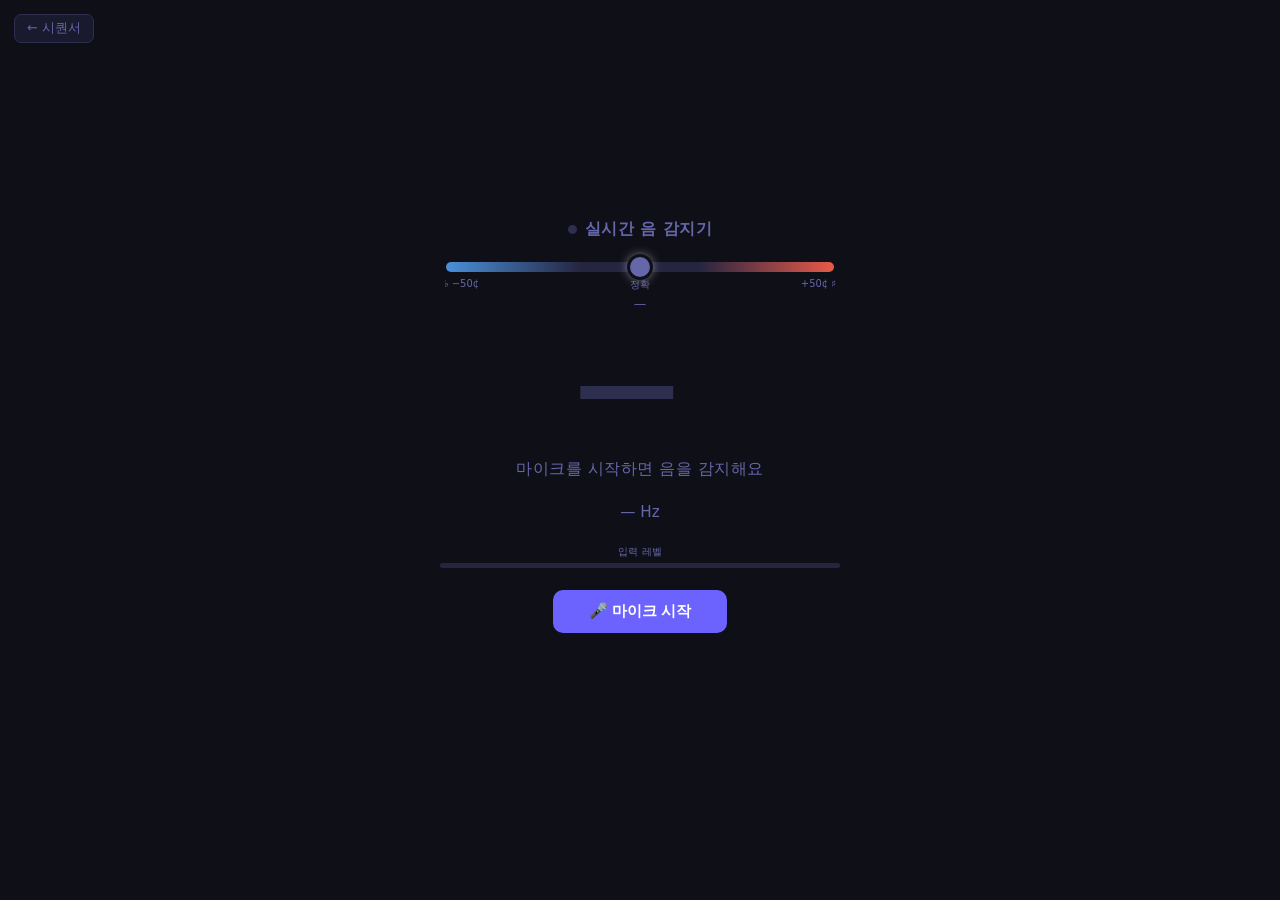
<file: tuner.html>
<!DOCTYPE html>
<html lang="ko">
<head>
  <meta charset="UTF-8">
  <meta name="viewport" content="width=device-width, initial-scale=1.0">
  <title>🎤 실시간 음 감지기</title>
  <style>
    *{margin:0;padding:0;box-sizing:border-box;}
    :root{
      --bg:#0f0f17;--s1:#1a1a2e;--s2:#252540;--bd:#2e2e4e;
      --acc:#6c63ff;--text:#e0e0f0;--dim:#6666aa;
      --green:#4ecdc4;--red:#e85a4a;--blue:#4a90d9;--yellow:#ffe66d;
    }
    body{
      background:var(--bg);color:var(--text);
      font-family:'Segoe UI',system-ui,sans-serif;
      min-height:100vh;display:flex;flex-direction:column;
      align-items:center;justify-content:center;overflow-x:hidden;
    }

    .back-link{
      position:fixed;top:14px;left:14px;
      color:var(--dim);text-decoration:none;font-size:.8rem;
      padding:5px 12px;border:1px solid var(--bd);border-radius:7px;
      background:var(--s1);transition:all .12s;z-index:10;
    }
    .back-link:hover{color:var(--text);border-color:var(--acc);}

    .app{
      width:100%;max-width:440px;padding:20px;
      display:flex;flex-direction:column;align-items:center;gap:22px;
    }

    /* ── HEADER ── */
    .hdr{display:flex;align-items:center;gap:8px;}
    .status-dot{
      width:9px;height:9px;border-radius:50%;
      background:var(--bd);flex-shrink:0;transition:background .3s;
    }
    .status-dot.on{background:var(--green);box-shadow:0 0 8px var(--green);}
    h1{font-size:1rem;color:var(--dim);font-weight:600;letter-spacing:.5px;}

    /* ── CENTS METER ── */
    .meter-wrap{width:100%;}
    .meter-track{
      position:relative;height:10px;border-radius:5px;
      background:linear-gradient(to right, var(--blue) 0%, var(--s2) 35%, var(--s2) 65%, var(--red) 100%);
      margin:0 6px;
    }
    .meter-center{
      position:absolute;top:-5px;left:50%;transform:translateX(-50%);
      width:2px;height:20px;background:rgba(255,255,255,.25);border-radius:1px;
    }
    .needle{
      position:absolute;top:50%;left:50%;
      width:20px;height:20px;border-radius:50%;
      transform:translate(-50%,-50%);
      background:var(--dim);
      box-shadow:0 0 0 3px var(--bg), 0 0 12px currentColor;
      transition:left .07s linear, background .12s;
    }
    .needle.in-tune{background:var(--green);}
    .needle.flat    {background:var(--blue);}
    .needle.sharp   {background:var(--red);}
    .meter-labels{
      display:flex;justify-content:space-between;
      font-size:.62rem;color:var(--dim);margin-top:6px;padding:0 4px;
    }
    .cents-text{
      text-align:center;font-size:.78rem;color:var(--dim);
      margin-top:4px;font-variant-numeric:tabular-nums;min-height:1.2em;
      transition:color .12s;
    }
    .cents-text.in-tune{color:var(--green);}

    /* ── NOTE DISPLAY ── */
    .note-wrap{
      display:flex;align-items:flex-end;gap:2px;
      line-height:1;user-select:none;
    }
    .note-main{
      font-size:clamp(4rem,20vw,6.5rem);font-weight:900;
      letter-spacing:-2px;color:var(--bd);
      transition:color .12s, transform .1s;
      min-width:2ch;text-align:center;
    }
    .note-main.active{color:var(--text);}
    .note-main.stable{color:var(--green);transform:scale(1.04);}
    .note-oct{
      font-size:clamp(1.5rem,7vw,2.4rem);font-weight:700;
      color:var(--dim);padding-bottom:.5em;min-width:1ch;
    }

    .note-kr{
      font-size:1rem;color:var(--dim);
      letter-spacing:.5px;font-weight:500;min-height:1.4em;
    }
    .freq-text{
      font-size:.95rem;color:var(--dim);
      font-variant-numeric:tabular-nums;min-height:1.3em;
    }

    /* ── VOLUME ── */
    .vol-wrap{width:100%;}
    .vol-label{font-size:.62rem;color:var(--dim);margin-bottom:4px;text-align:center;}
    .vol-track{
      width:100%;height:5px;background:var(--s2);
      border-radius:3px;overflow:hidden;
    }
    .vol-fill{
      height:100%;width:0%;
      background:linear-gradient(to right, var(--acc), var(--green));
      border-radius:3px;transition:width .04s;
    }

    /* ── BUTTON ── */
    .start-btn{
      padding:11px 36px;font-size:.95rem;font-weight:700;
      border:none;border-radius:10px;cursor:pointer;
      background:var(--acc);color:#fff;transition:all .15s;
    }
    .start-btn:hover{background:#5a52dd;transform:translateY(-1px);}
    .start-btn.stop{background:var(--red);}

    /* ── HISTORY ── */
    .history{display:flex;gap:5px;flex-wrap:wrap;justify-content:center;min-height:26px;}
    .chip{
      padding:3px 10px;border-radius:20px;
      background:var(--s2);border:1px solid var(--bd);
      font-size:.72rem;color:var(--dim);font-weight:600;
      opacity:.4;transition:opacity .25s;
    }
    .chip:last-child{opacity:1;color:var(--text);border-color:var(--acc);}

    /* ── IDLE HINT ── */
    .idle-hint{
      font-size:.78rem;color:var(--dim);text-align:center;
      line-height:1.6;
    }
  </style>
</head>
<body>
<a class="back-link" href="index.html">← 시퀀서</a>

<div class="app">

  <div class="hdr">
    <div class="status-dot" id="dot"></div>
    <h1>실시간 음 감지기</h1>
  </div>

  <!-- Cents meter -->
  <div class="meter-wrap">
    <div class="meter-track">
      <div class="meter-center"></div>
      <div class="needle" id="needle"></div>
    </div>
    <div class="meter-labels">
      <span>♭ −50¢</span><span>정확</span><span>+50¢ ♯</span>
    </div>
    <div class="cents-text" id="centsText">—</div>
  </div>

  <!-- Note -->
  <div class="note-wrap">
    <div class="note-main" id="noteMain">—</div>
    <div class="note-oct"  id="noteOct"></div>
  </div>
  <div class="note-kr"  id="noteKr">마이크를 시작하면 음을 감지해요</div>
  <div class="freq-text" id="freqText">— Hz</div>

  <!-- Volume -->
  <div class="vol-wrap">
    <div class="vol-label">입력 레벨</div>
    <div class="vol-track"><div class="vol-fill" id="volFill"></div></div>
  </div>

  <button class="start-btn" id="startBtn">🎤 마이크 시작</button>

  <div class="history" id="history"></div>

</div>

<script>
// ── NOTE TABLES ──────────────────────────
const NOTES  = ['C','C#','D','D#','E','F','F#','G','G#','A','A#','B'];
const NOTE_KR = {
  'C':'도(Do)','C#':'도♯/레♭','D':'레(Re)','D#':'레♯/미♭',
  'E':'미(Mi)','F':'파(Fa)','F#':'파♯/솔♭','G':'솔(Sol)',
  'G#':'솔♯/라♭','A':'라(La)','A#':'라♯/시♭','B':'시(Si)'
};

// ── STATE ───────────────────────────────
let audioCtx=null, analyser=null, srcNode=null, stream=null;
let rafId=null, running=false;
let stableFrames=0, prevKey='';
const history = [];
const BUF = 2048;

// ── PITCH DETECTION ──────────────────────
// NSDF (Normalized Square Difference Function) autocorrelation
function detectPitch(buf, sr) {
  // RMS check
  let rms = 0;
  for (let i=0;i<buf.length;i++) rms+=buf[i]*buf[i];
  rms = Math.sqrt(rms/buf.length);
  if (rms < 0.007) return {freq:null, rms};

  const minLag = Math.floor(sr/1500); // ~1500Hz upper limit
  const maxLag = Math.min(Math.ceil(sr/50), buf.length-2); // ~50Hz lower limit

  let bestVal=-2, bestLag=-1;
  for (let lag=minLag; lag<=maxLag; lag++) {
    let num=0, da=0, db=0;
    for (let i=0; i<buf.length-lag; i++) {
      num += buf[i]*buf[i+lag];
      da  += buf[i]*buf[i];
      db  += buf[i+lag]*buf[i+lag];
    }
    const nsdf = (da+db>0) ? 2*num/(da+db) : 0;
    if (nsdf > bestVal) { bestVal=nsdf; bestLag=lag; }
  }

  if (bestLag<0 || bestVal<0.82) return {freq:null, rms};

  // Parabolic sub-sample refinement
  if (bestLag>minLag && bestLag<maxLag) {
    const y1=nsdfAt(buf,bestLag-1), y2=bestVal, y3=nsdfAt(buf,bestLag+1);
    const d=2*(2*y2-y1-y3);
    if (Math.abs(d)>1e-9) bestLag += (y3-y1)/d;
  }

  return {freq: sr/bestLag, rms, conf: bestVal};
}

function nsdfAt(buf, lag) {
  let num=0,da=0,db=0;
  for (let i=0;i<buf.length-lag;i++) {
    num+=buf[i]*buf[i+lag]; da+=buf[i]*buf[i]; db+=buf[i+lag]*buf[i+lag];
  }
  return (da+db>0) ? 2*num/(da+db) : 0;
}

function freqToInfo(freq) {
  if (!freq||freq<50||freq>4000) return null;
  const midi    = 12*Math.log2(freq/440)+69;
  const midiInt = Math.round(midi);
  const cents   = Math.round((midi-midiInt)*100);
  const idx     = ((midiInt%12)+12)%12;
  const oct     = Math.floor(midiInt/12)-1;
  return {note:NOTES[idx], oct, cents, freq:Math.round(freq*10)/10};
}

// ── UI UPDATE ────────────────────────────
const $ = id => document.getElementById(id);

function updateUI(info, rms) {
  // volume
  $('volFill').style.width = Math.min(100, Math.round(rms*420)) + '%';

  if (!info) {
    $('needle').style.left='50%';
    $('needle').className='needle';
    $('noteMain').className='note-main';
    $('noteMain').textContent='—';
    $('noteOct').textContent='';
    $('centsText').className='cents-text';
    $('centsText').textContent='—';
    $('freqText').textContent='— Hz';
    return;
  }

  // cents needle
  const pct = Math.max(2, Math.min(98, 50+info.cents));
  const needle = $('needle');
  needle.style.left = pct+'%';
  const abs = Math.abs(info.cents);
  needle.className = 'needle '+(abs<8?'in-tune':info.cents<0?'flat':'sharp');

  // note name
  const key = info.note+info.oct;
  if (key===prevKey) { stableFrames=Math.min(stableFrames+1,30); }
  else               { stableFrames=0; prevKey=key; }
  const stable = stableFrames>=5;

  const nm = $('noteMain');
  nm.textContent = info.note;
  nm.className   = 'note-main'+(stable?' stable':' active');
  $('noteOct').textContent = info.oct;
  $('noteKr').textContent  = NOTE_KR[info.note]||info.note;
  $('freqText').textContent = info.freq+' Hz';

  const ct = $('centsText');
  ct.textContent = (info.cents>=0?'+':'')+info.cents+'¢  '+(abs<8?'✓ 정확':'');
  ct.className = 'cents-text'+(abs<8?' in-tune':'');

  // history: record when note becomes stable
  if (stable && stableFrames===5) {
    history.push(key);
    if (history.length>10) history.shift();
    $('history').innerHTML = history.map(n=>`<span class="chip">${n}</span>`).join('');
  }
}

// ── AUDIO LOOP ───────────────────────────
function loop() {
  if (!running) return;
  const buf = new Float32Array(BUF);
  analyser.getFloatTimeDomainData(buf);
  const r = detectPitch(buf, audioCtx.sampleRate);
  updateUI(r.freq ? freqToInfo(r.freq) : null, r.rms);
  rafId = requestAnimationFrame(loop);
}

// ── START / STOP ─────────────────────────
async function start() {
  try {
    stream = await navigator.mediaDevices.getUserMedia({audio:{echoCancellation:false,noiseSuppression:false,autoGainControl:false}, video:false});
    audioCtx = new (window.AudioContext||window.webkitAudioContext)();
    srcNode  = audioCtx.createMediaStreamSource(stream);
    analyser = audioCtx.createAnalyser();
    analyser.fftSize = BUF;
    analyser.smoothingTimeConstant = 0;
    srcNode.connect(analyser);
    running = true;
    $('dot').classList.add('on');
    $('startBtn').textContent='⏹ 정지';
    $('startBtn').classList.add('stop');
    $('noteKr').textContent='감지 중...';
    loop();
  } catch(e) {
    alert('마이크 권한이 필요해요.\n브라우저 주소창 옆 🔒 아이콘에서 허용해 주세요.\n\n오류: '+e.message);
  }
}

function stop() {
  running = false;
  if (rafId) cancelAnimationFrame(rafId);
  if (stream) stream.getTracks().forEach(t=>t.stop());
  if (audioCtx) audioCtx.close();
  stream=null; audioCtx=null; analyser=null; srcNode=null;
  stableFrames=0; prevKey='';
  $('dot').classList.remove('on');
  $('startBtn').textContent='🎤 마이크 시작';
  $('startBtn').classList.remove('stop');
  $('noteKr').textContent='마이크를 시작하면 음을 감지해요';
  updateUI(null, 0);
}

$('startBtn').addEventListener('click', ()=> running ? stop() : start());
</script>
</body>
</html>
</file>
